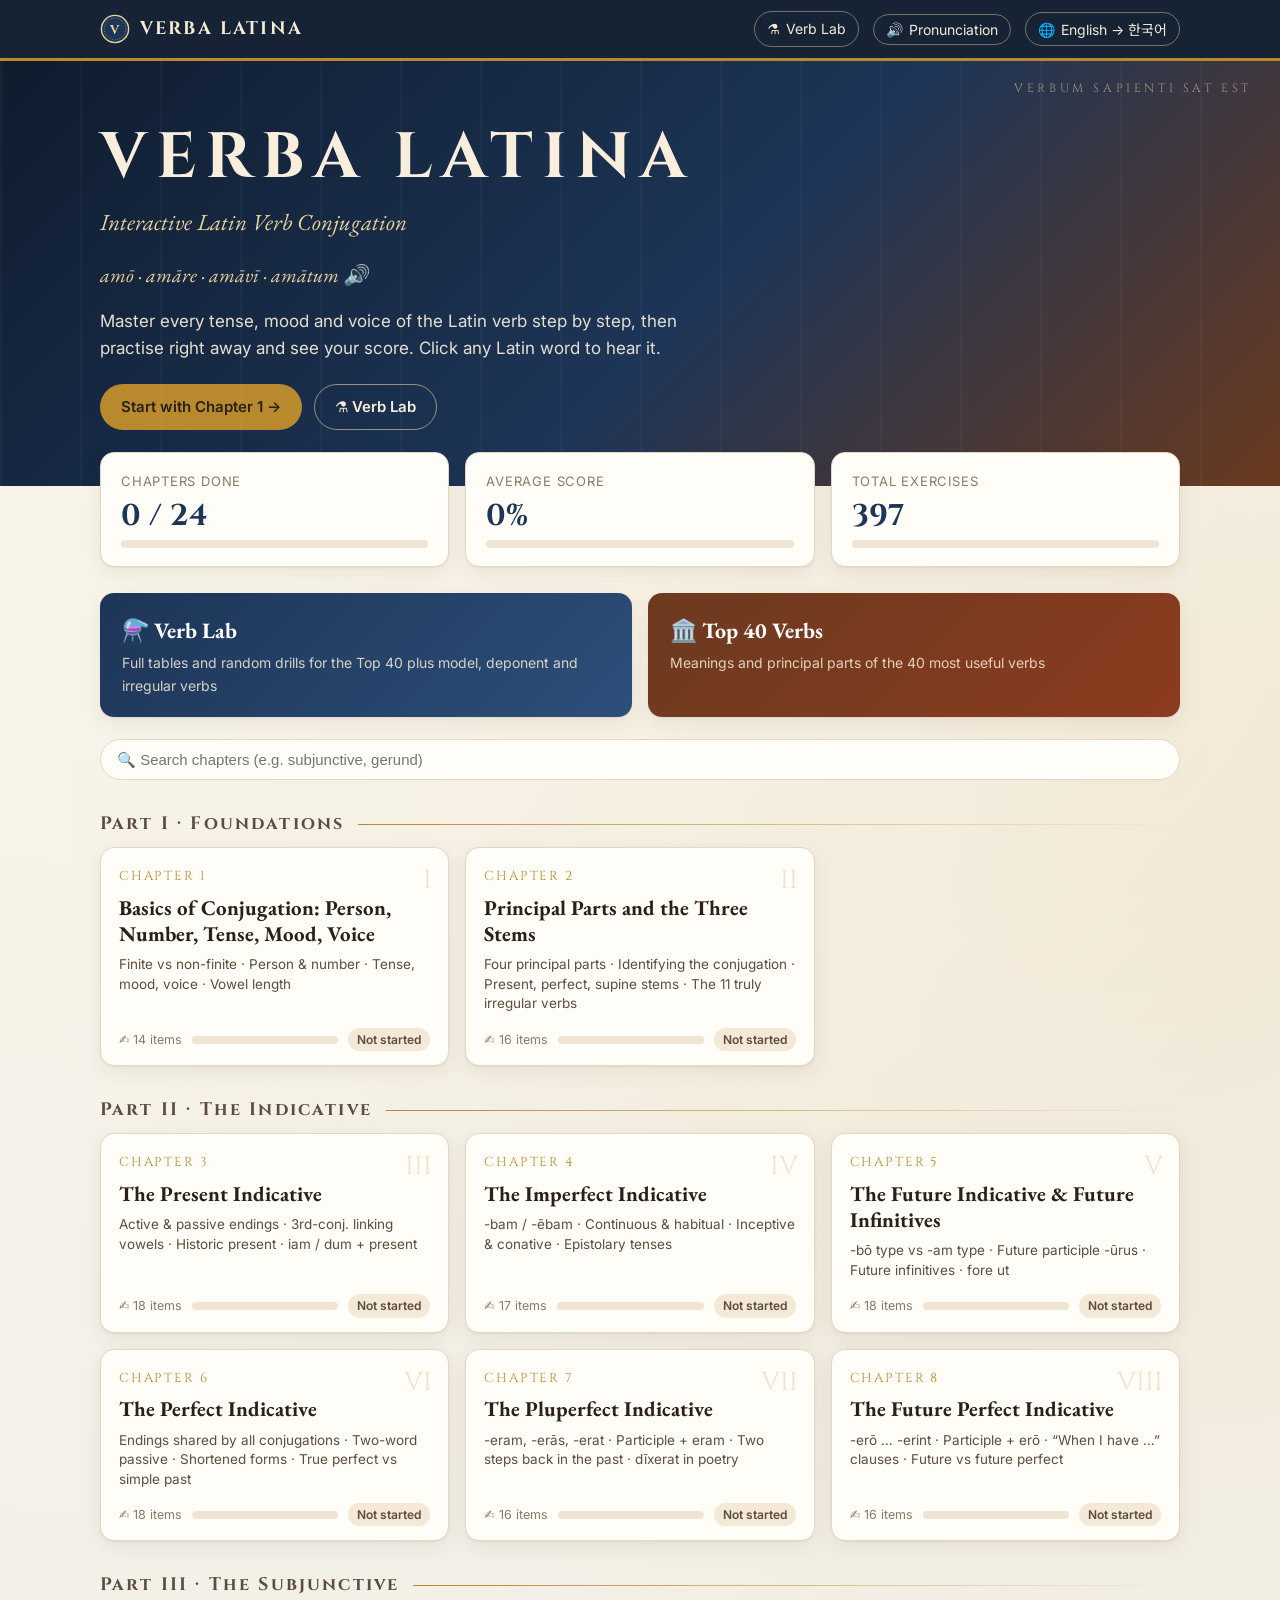
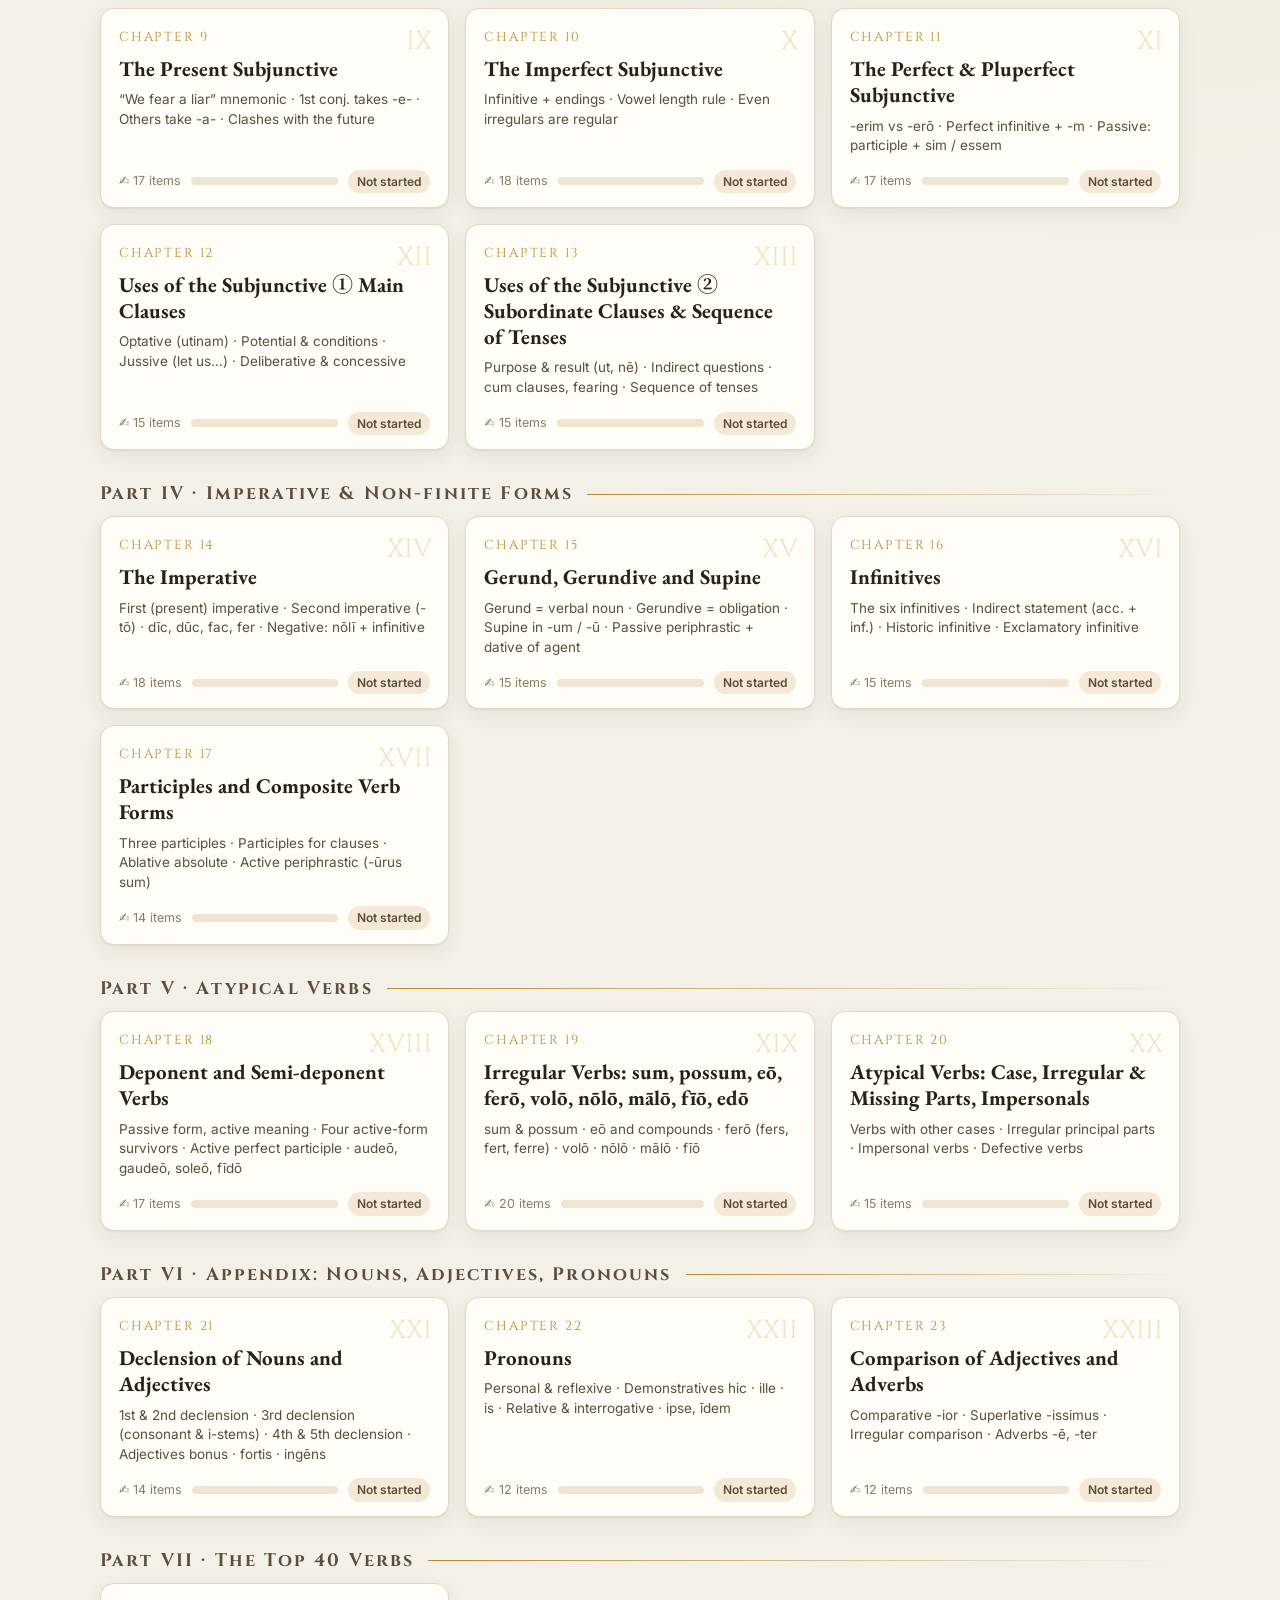
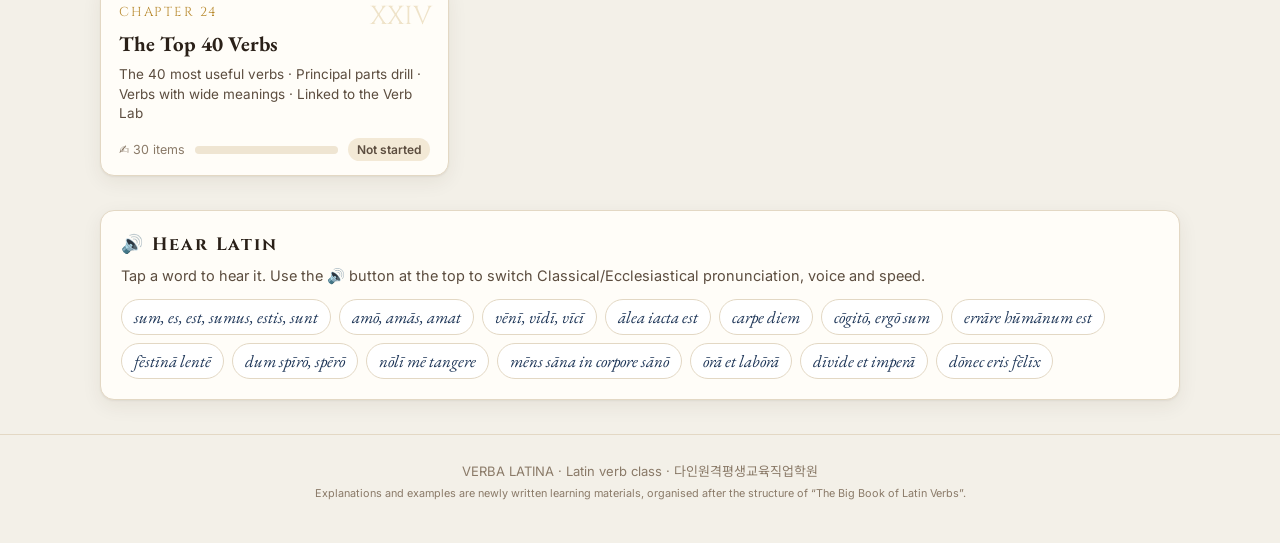
<file: index.html>
<!DOCTYPE html>
<html lang="ko">
<head>
<script src="https://yalli2.github.io/site_main_control/guard.js" data-site="latin_verb"></script><!-- smc-guard -->
<meta charset="utf-8">
<meta name="viewport" content="width=device-width,initial-scale=1">
<title>VERBA LATINA — Latin Verb Conjugation</title>
<meta name="description" content="Interactive Latin verb conjugation course: 24 chapters, conjugation tables, exercises with instant scoring, Latin audio, verb lab with the Top 40 verbs.">
<link rel="icon" href="data:image/svg+xml,<svg xmlns='http://www.w3.org/2000/svg' viewBox='0 0 64 64'><rect width='64' height='64' rx='14' fill='%231d3557'/><text x='32' y='45' text-anchor='middle' font-size='38' font-family='Georgia' fill='%23e9d29a'>V</text></svg>">
<link rel="preconnect" href="https://fonts.googleapis.com"><link rel="preconnect" href="https://fonts.gstatic.com" crossorigin>
<link href="https://fonts.googleapis.com/css2?family=Cinzel:wght@500;700&family=EB+Garamond:ital,wght@0,400;0,600;1,400;1,600&family=Inter:wght@400;600;700&family=Noto+Sans+KR:wght@400;600;700&family=Noto+Serif+KR:wght@400;600&display=swap" rel="stylesheet">
<link rel="stylesheet" href="css/style.css">
</head>
<body data-page="index">
<header class="topbar" id="topbar"></header>
<div id="app"></div>
<script src="js/tts.js"></script>
<script src="js/engine.js"></script>
<script src="data/index.js"></script>
<script src="js/app.js"></script>
<script src="dain-hide.js" defer></script>
</body>
</html>
</file>
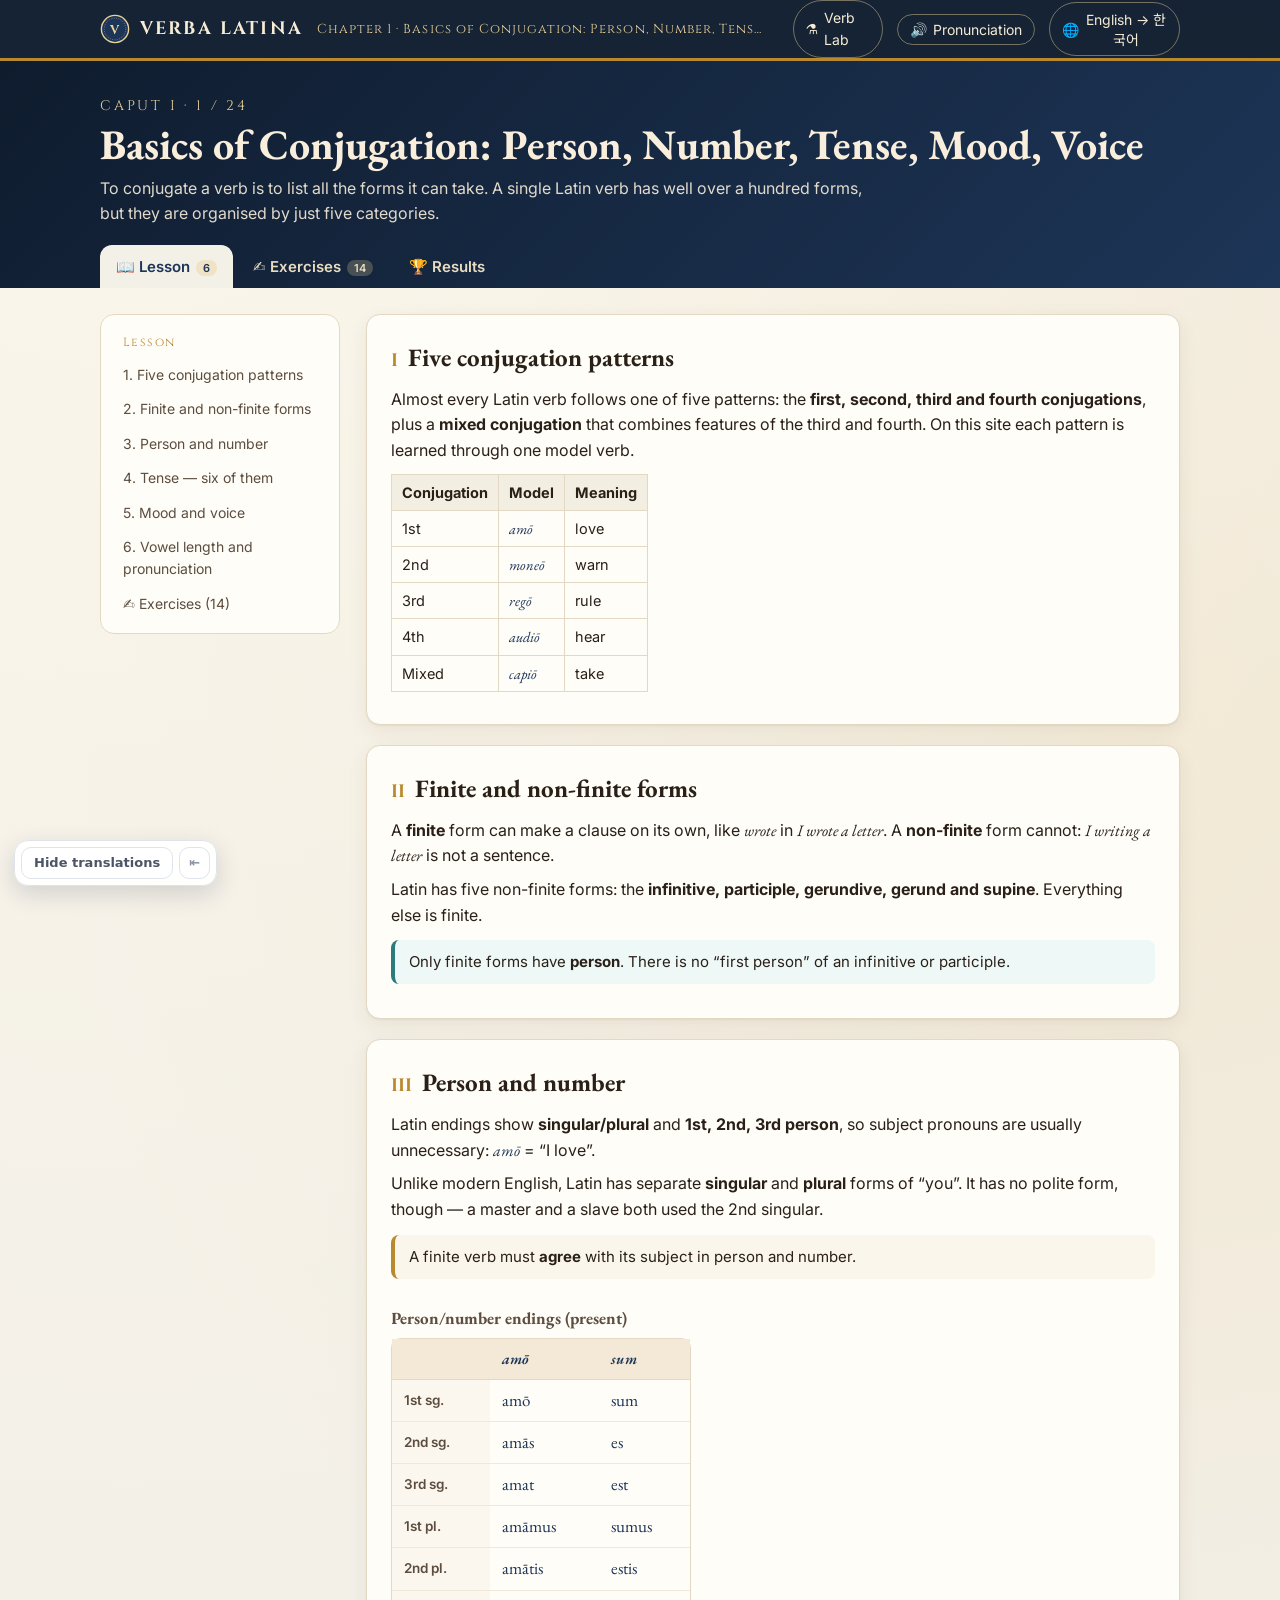
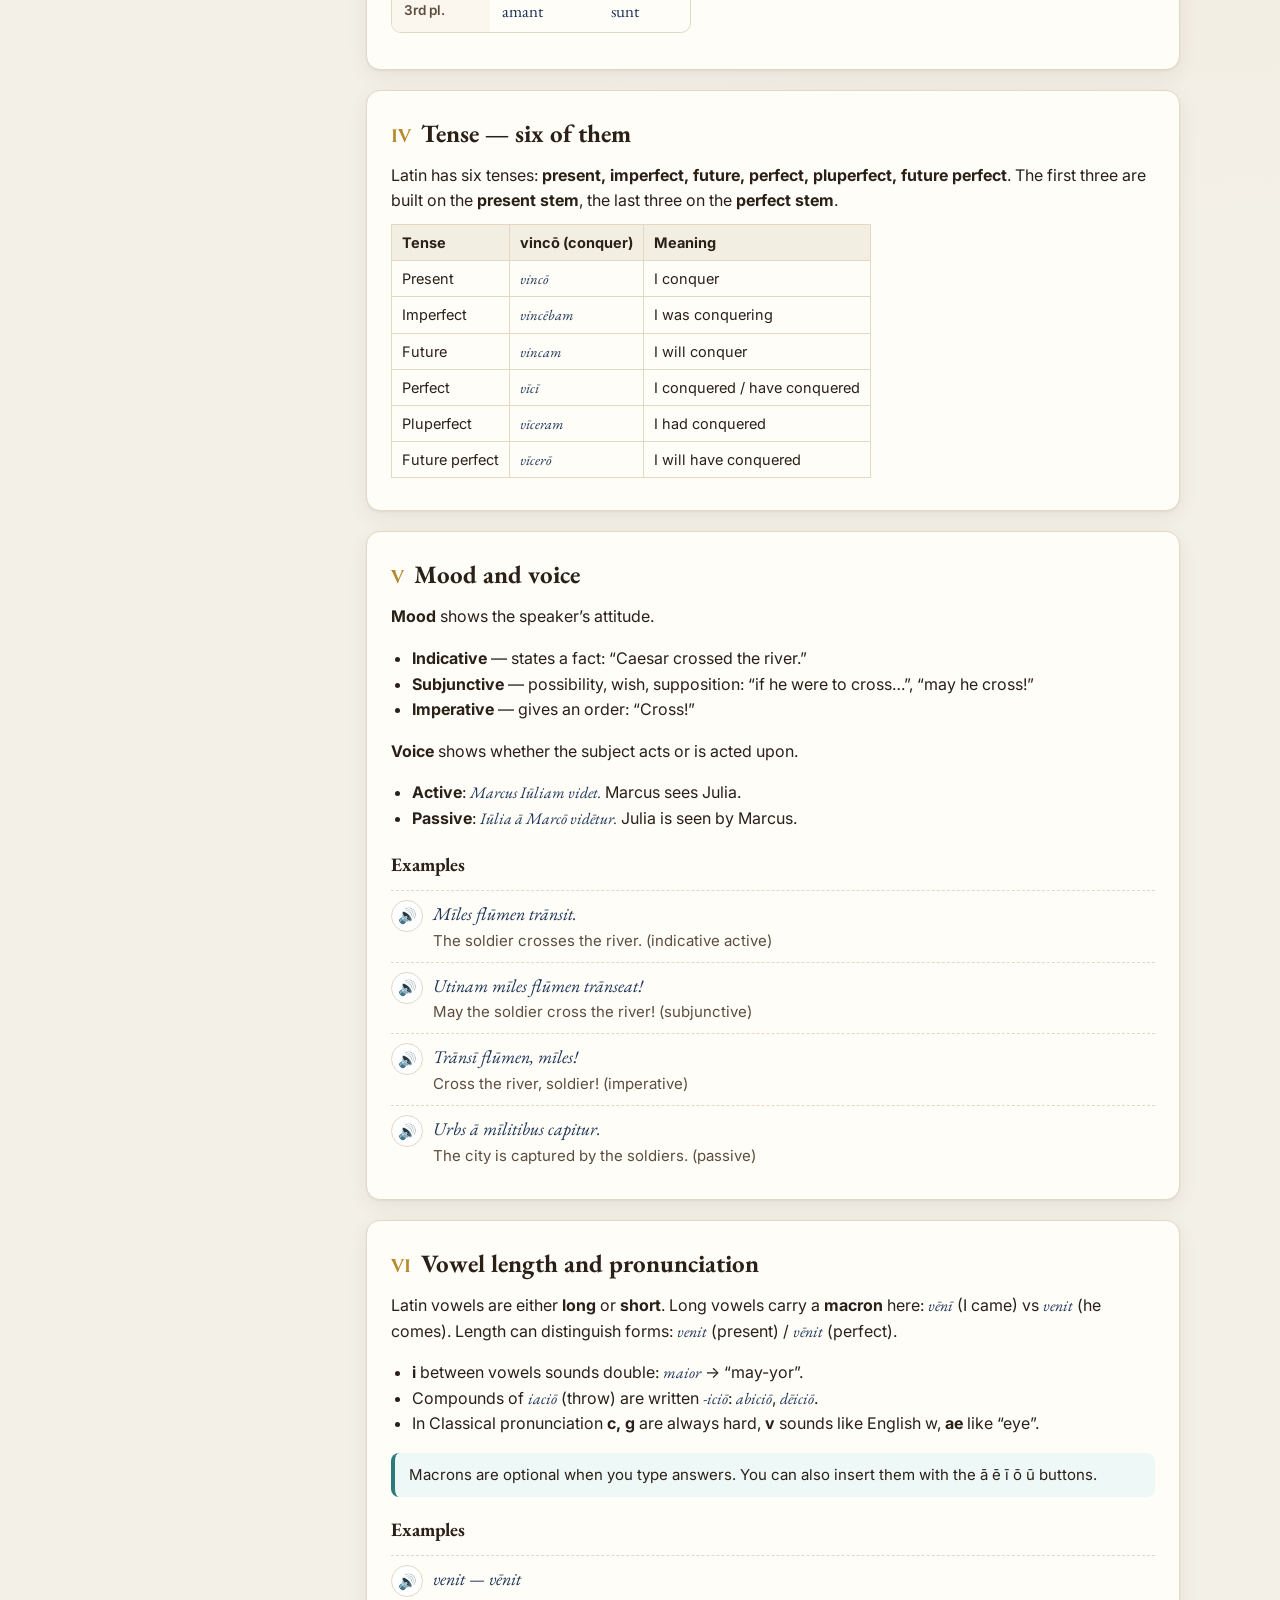
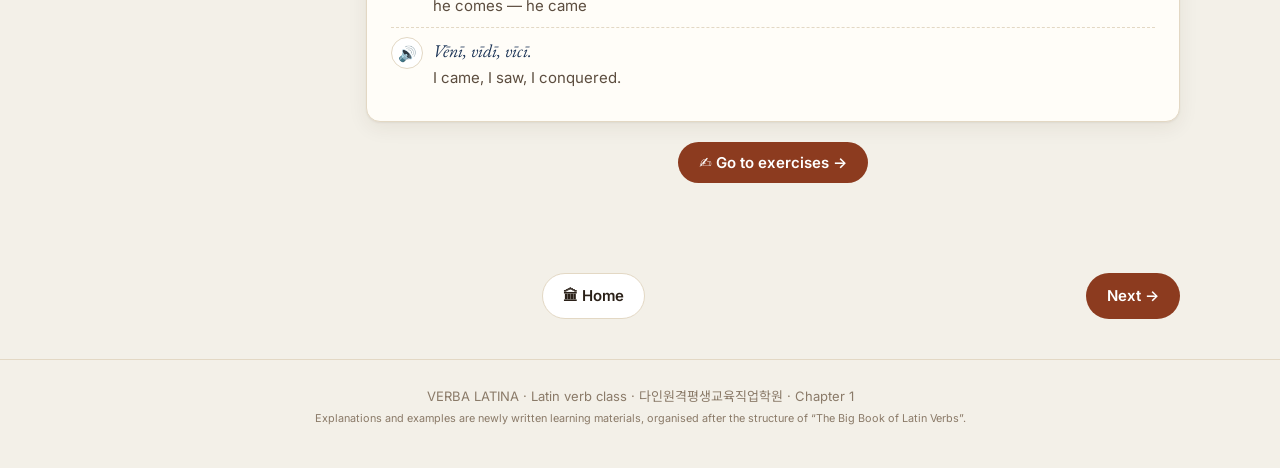
<file: chapter.html>
<!DOCTYPE html>
<html lang="ko">
<head>
<script src="https://yalli2.github.io/site_main_control/guard.js" data-site="latin_verb"></script><!-- smc-guard -->
<meta charset="utf-8">
<meta name="viewport" content="width=device-width,initial-scale=1">
<title>VERBA LATINA — Latin Verb Conjugation</title>
<meta name="description" content="Interactive Latin verb conjugation course: 24 chapters, conjugation tables, exercises with instant scoring, Latin audio, verb lab with the Top 40 verbs.">
<link rel="icon" href="data:image/svg+xml,<svg xmlns='http://www.w3.org/2000/svg' viewBox='0 0 64 64'><rect width='64' height='64' rx='14' fill='%231d3557'/><text x='32' y='45' text-anchor='middle' font-size='38' font-family='Georgia' fill='%23e9d29a'>V</text></svg>">
<link rel="preconnect" href="https://fonts.googleapis.com"><link rel="preconnect" href="https://fonts.gstatic.com" crossorigin>
<link href="https://fonts.googleapis.com/css2?family=Cinzel:wght@500;700&family=EB+Garamond:ital,wght@0,400;0,600;1,400;1,600&family=Inter:wght@400;600;700&family=Noto+Sans+KR:wght@400;600;700&family=Noto+Serif+KR:wght@400;600&display=swap" rel="stylesheet">
<link rel="stylesheet" href="css/style.css">
</head>
<body data-page="chapter">
<header class="topbar" id="topbar"></header>
<div id="app"></div>
<script src="js/tts.js"></script>
<script src="js/engine.js"></script>
<script src="data/index.js"></script>
<script src="js/app.js"></script>
<script src="dain-hide.js" defer></script>
</body>
</html>
</file>
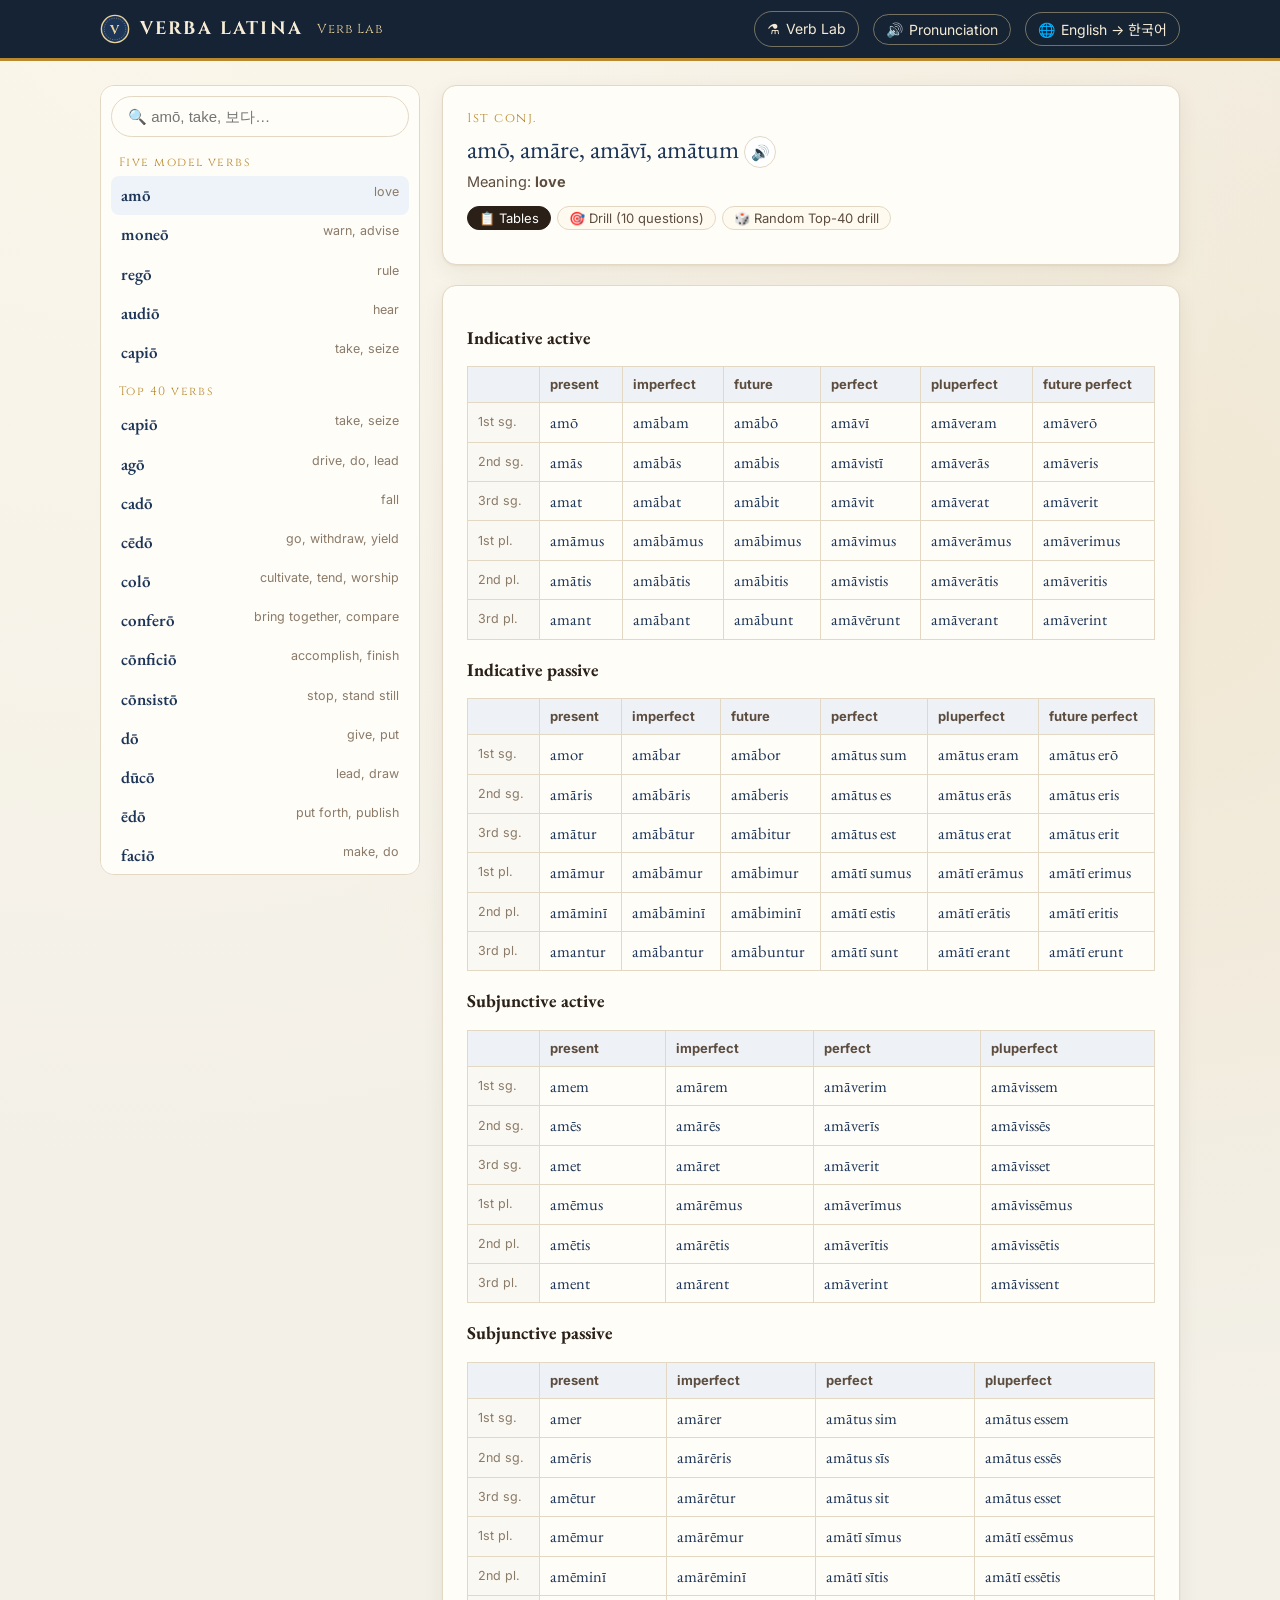
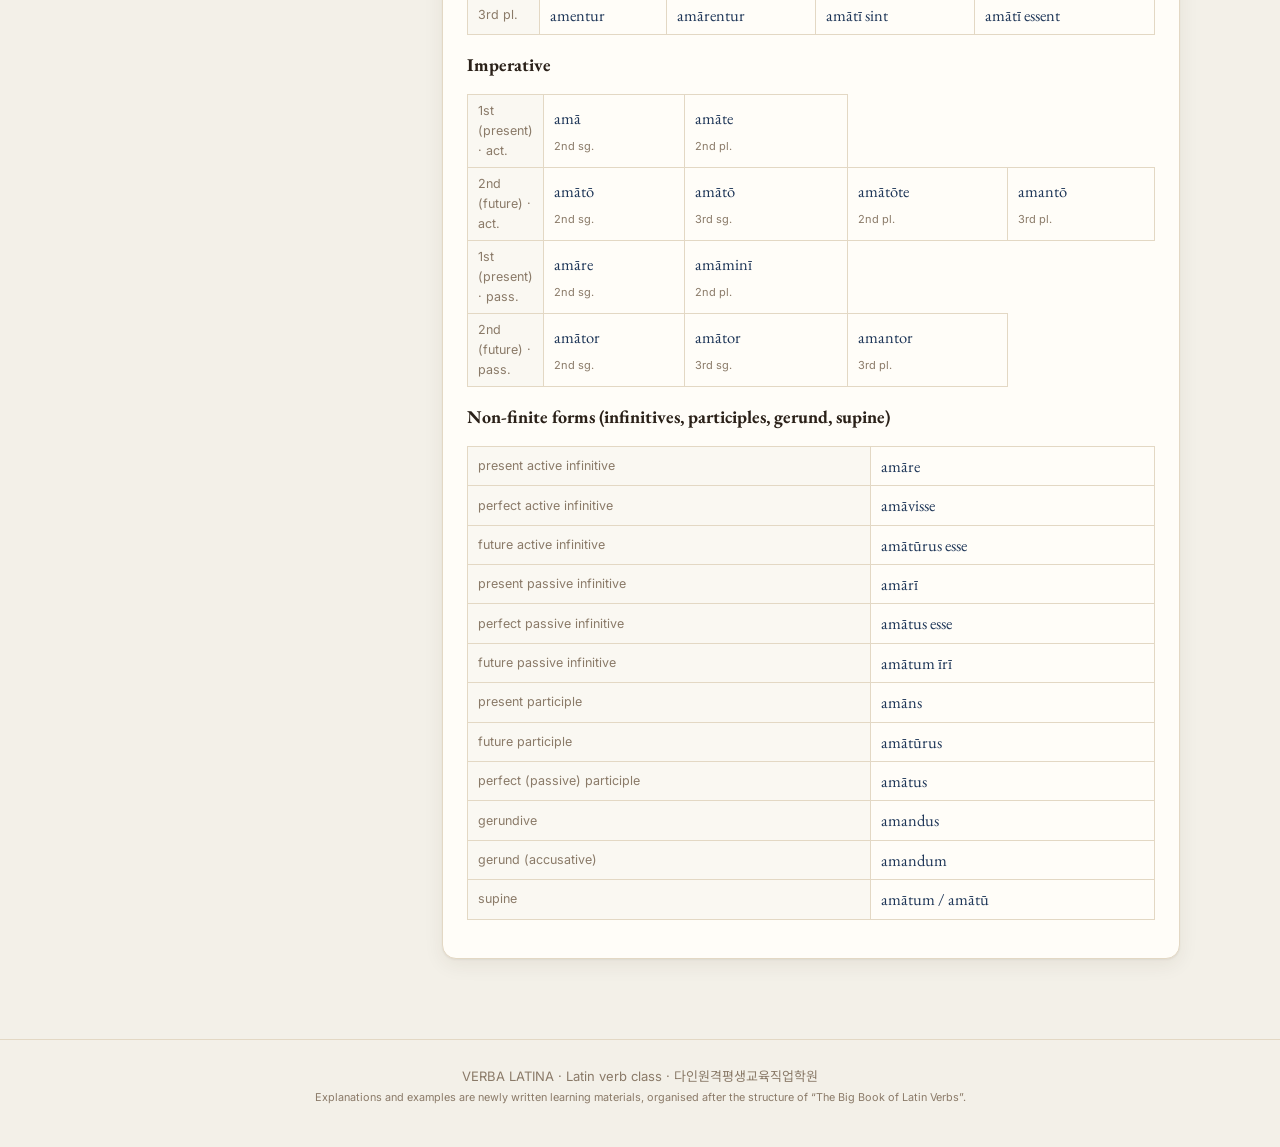
<file: lab.html>
<!DOCTYPE html>
<html lang="ko">
<head>
<script src="https://yalli2.github.io/site_main_control/guard.js" data-site="latin_verb"></script><!-- smc-guard -->
<meta charset="utf-8">
<meta name="viewport" content="width=device-width,initial-scale=1">
<title>VERBA LATINA — Latin Verb Conjugation</title>
<meta name="description" content="Interactive Latin verb conjugation course: 24 chapters, conjugation tables, exercises with instant scoring, Latin audio, verb lab with the Top 40 verbs.">
<link rel="icon" href="data:image/svg+xml,<svg xmlns='http://www.w3.org/2000/svg' viewBox='0 0 64 64'><rect width='64' height='64' rx='14' fill='%231d3557'/><text x='32' y='45' text-anchor='middle' font-size='38' font-family='Georgia' fill='%23e9d29a'>V</text></svg>">
<link rel="preconnect" href="https://fonts.googleapis.com"><link rel="preconnect" href="https://fonts.gstatic.com" crossorigin>
<link href="https://fonts.googleapis.com/css2?family=Cinzel:wght@500;700&family=EB+Garamond:ital,wght@0,400;0,600;1,400;1,600&family=Inter:wght@400;600;700&family=Noto+Sans+KR:wght@400;600;700&family=Noto+Serif+KR:wght@400;600&display=swap" rel="stylesheet">
<link rel="stylesheet" href="css/style.css">
</head>
<body data-page="lab">
<header class="topbar" id="topbar"></header>
<div id="app"></div>
<script src="js/tts.js"></script>
<script src="js/engine.js"></script>

<script src="js/app.js"></script>
<script src="dain-hide.js" defer></script>
</body>
</html>
</file>
<file: css/style.css>
:root{
  --ink:#2a2018; --ink2:#5c4d3f; --muted:#8a7a68; --bg:#f3f0e8; --paper:#fffdf8; --line:#e3d8c4;
  --red:#8c3b1f; --red2:#1d3557; --gold:#b8892d; --gold2:#e9d29a; --green:#2f7d4f; --green-bg:#e6f3ea;
  --bad:#b23a2b; --bad-bg:#fbe9e6; --warn:#a8741a; --warn-bg:#fbf1dc; --blue:#2c5b86;
  --shadow:0 1px 2px rgba(60,40,20,.06),0 6px 20px rgba(60,40,20,.07); --r:14px;
  --serif:'EB Garamond','Noto Serif KR','Noto Serif SC','Noto Serif JP',Georgia,serif;
  --sans:'Inter','Noto Sans KR','Noto Sans SC','Noto Sans JP',system-ui,-apple-system,sans-serif;
  --cap:'Cinzel','EB Garamond',serif;
}
*{box-sizing:border-box}
html{scroll-behavior:smooth}
body{margin:0;background:var(--bg);color:var(--ink);font-family:var(--sans);font-size:16px;line-height:1.6;
  background-image:radial-gradient(circle at 10% 0%,#fbf6ea 0,transparent 40%),radial-gradient(circle at 90% 20%,#f1e7d3 0,transparent 35%)}
a{color:var(--red);text-decoration:none} a:hover{text-decoration:underline}
button{font-family:inherit;cursor:pointer}
.la{font-family:var(--serif);font-style:italic;color:var(--red2)}
.wrap{max-width:1120px;margin:0 auto;padding:0 20px}

/* ---------- top bar ---------- */
.topbar{position:sticky;top:0;z-index:50;background:rgba(15,28,46,.97);color:#f6ecd6;border-bottom:3px solid var(--gold);backdrop-filter:blur(6px)}
.topbar .wrap{display:flex;align-items:center;gap:14px;height:58px}
.brand{display:flex;align-items:center;gap:10px;color:#f6ecd6;font-family:var(--cap);font-weight:700;letter-spacing:.12em;font-size:18px;white-space:nowrap}
.brand:hover{text-decoration:none}
.brand .laurel{width:30px;height:30px}
.topbar .crumbs{font-family:var(--cap);font-size:13px;letter-spacing:.08em;color:var(--gold2);overflow:hidden;text-overflow:ellipsis;white-space:nowrap}
.spacer{flex:1}
.tb-btn{background:transparent;border:1px solid rgba(233,210,154,.45);color:#f6ecd6;border-radius:999px;padding:6px 12px;font-size:14px;display:flex;align-items:center;gap:6px}
.tb-btn:hover{background:rgba(233,210,154,.15)}
.dropdown{position:relative}
.menu{position:absolute;right:0;top:calc(100% + 8px);background:var(--paper);color:var(--ink);border:1px solid var(--line);border-radius:12px;box-shadow:var(--shadow);min-width:200px;padding:6px;display:none;max-height:70vh;overflow:auto}
.menu.open{display:block}
.menu button{display:block;width:100%;text-align:left;border:0;background:none;padding:8px 12px;border-radius:8px;font-size:15px;color:var(--ink)}
.menu button:hover,.menu button.on{background:#f3e9d6}
.menu button.on{font-weight:700;color:var(--red)}
.audio-panel{padding:12px;min-width:290px}
.audio-panel label{display:block;font-size:13px;color:var(--muted);margin:8px 0 4px}
.audio-panel select,.audio-panel input[type=range]{width:100%}
.audio-panel select{padding:7px;border-radius:8px;border:1px solid var(--line);background:#fff;font-size:14px}
.audio-panel .note{font-size:12px;color:var(--ink2);margin-top:10px;line-height:1.45;background:#f8f1e3;border-radius:8px;padding:8px}
.seg{display:flex;border:1px solid var(--line);border-radius:10px;overflow:hidden}
.seg button{flex:1;white-space:nowrap;border:0;background:#fff;padding:7px 6px;font-size:13px;text-align:center;border-radius:0}
.seg button.on{background:var(--red);color:#fff;font-weight:600}

/* ---------- hero ---------- */
.hero{position:relative;overflow:hidden;background:linear-gradient(135deg,#0f1c2e 0%,#1d3557 55%,#6b3a1f 100%);color:#f8eedb;padding:64px 0 56px}
.hero:after{content:"";position:absolute;inset:0;background:repeating-linear-gradient(90deg,rgba(255,255,255,.03) 0 2px,transparent 2px 80px);pointer-events:none}
.hero h1{font-family:var(--cap);font-size:clamp(38px,6vw,64px);letter-spacing:.14em;margin:0;line-height:1.05}
.hero .sub{font-family:var(--serif);font-size:clamp(18px,2.2vw,23px);color:var(--gold2);margin:12px 0 18px;font-style:italic}
.hero p{max-width:640px;font-size:17px;opacity:.92}
.hero .motto{position:absolute;right:28px;top:18px;font-family:var(--cap);letter-spacing:.3em;font-size:12px;color:rgba(233,210,154,.6)}
.hero-cta{display:flex;gap:12px;flex-wrap:wrap;margin-top:22px}
.btn{display:inline-flex;align-items:center;gap:8px;border-radius:999px;padding:10px 20px;font-weight:600;border:1px solid transparent;font-size:15px;transition:.15s}
.btn:hover{text-decoration:none;transform:translateY(-1px)}
.btn-gold{background:var(--gold);color:#2a2018}
.btn-ghost{border-color:rgba(233,210,154,.6);color:#f8eedb}
.btn-red{background:var(--red);color:#fff}
.btn-line{background:#fff;border-color:var(--line);color:var(--ink)}
.btn-sm{padding:6px 14px;font-size:14px}

/* ---------- stats ---------- */
.stats{display:grid;grid-template-columns:repeat(3,1fr);gap:16px;margin:-34px 0 26px;position:relative;z-index:2}
.stat{background:var(--paper);border:1px solid var(--line);border-radius:var(--r);padding:18px 20px;box-shadow:var(--shadow)}
.stat .k{font-size:13px;color:var(--muted);text-transform:uppercase;letter-spacing:.06em}
.stat .v{font-family:var(--cap);font-size:30px;font-weight:700;color:var(--red2)}
.bar{height:8px;background:#efe5d2;border-radius:99px;overflow:hidden}
.bar i{display:block;height:100%;background:linear-gradient(90deg,var(--gold),var(--red));border-radius:99px;transition:width .4s}

/* ---------- unit grid ---------- */
.toolbar{display:flex;gap:12px;align-items:center;margin:8px 0 6px;flex-wrap:wrap}
.search{flex:1;min-width:220px;padding:11px 16px;border-radius:999px;border:1px solid var(--line);background:var(--paper);font-size:15px}
.part{margin:30px 0 8px;display:flex;align-items:center;gap:14px}
.part h2{font-family:var(--cap);font-size:18px;letter-spacing:.12em;margin:0;color:var(--ink2);white-space:nowrap}
.part:after{content:"";flex:1;height:1px;background:linear-gradient(90deg,var(--gold),transparent)}
.grid{display:grid;grid-template-columns:repeat(auto-fill,minmax(310px,1fr));gap:16px}
.ucard{background:var(--paper);border:1px solid var(--line);border-radius:var(--r);padding:18px 18px 14px;box-shadow:var(--shadow);display:flex;flex-direction:column;gap:8px;color:var(--ink);transition:.15s;position:relative}
.ucard:hover{text-decoration:none;transform:translateY(-2px);border-color:var(--gold)}
.ucard .num{font-family:var(--cap);font-size:13px;letter-spacing:.14em;color:var(--gold)}
.ucard .roman{position:absolute;right:16px;top:12px;font-family:var(--cap);font-size:26px;color:#efe3c9}
.ucard h3{margin:0;font-family:var(--serif);font-size:21px;line-height:1.25;color:var(--ink)}
.ucard .topics{font-size:13.5px;color:var(--ink2);line-height:1.45}
.ucard .meta{display:flex;gap:10px;align-items:center;font-size:12.5px;color:var(--muted);margin-top:auto;padding-top:6px}
.ucard .meta .bar{flex:1}
.pill{display:inline-block;padding:2px 9px;border-radius:99px;background:#f3e9d6;color:var(--ink2);font-size:12px;font-weight:600}
.pill.done{background:var(--green-bg);color:var(--green)}

/* pronunciation box */
.pronbox{background:var(--paper);border:1px solid var(--line);border-radius:var(--r);padding:20px;margin:34px 0;box-shadow:var(--shadow)}
.pronbox h2{font-family:var(--cap);letter-spacing:.1em;font-size:18px;margin:0 0 4px}
.chips{display:flex;flex-wrap:wrap;gap:8px;margin-top:12px}
.chip{border:1px solid var(--line);background:#fff;border-radius:999px;padding:6px 12px;font-family:var(--serif);font-style:italic;font-size:17px;color:var(--red2)}
.chip:hover{background:#fbf3e3;border-color:var(--gold)}
.chip small{font-style:normal;font-family:var(--sans);color:var(--muted);font-size:12px;margin-left:6px}

/* ---------- unit page ---------- */
.uhead{background:linear-gradient(135deg,#0f1c2e,#1d3557);color:#f8eedb;padding:34px 0 0}
.uhead .num{font-family:var(--cap);letter-spacing:.2em;color:var(--gold2);font-size:14px}
.uhead h1{font-family:var(--serif);font-size:clamp(28px,4vw,42px);margin:4px 0 6px;line-height:1.15}
.uhead p{opacity:.9;max-width:780px;margin:0 0 18px}
.tabs{display:flex;gap:4px;overflow-x:auto;scrollbar-width:none}
.tabs button{background:transparent;border:0;color:#e9dcc0;padding:12px 16px;font-size:15px;font-weight:600;border-radius:12px 12px 0 0;white-space:nowrap}
.tabs button.on{background:var(--bg);color:var(--red2)}
.tabs button .cnt{font-size:11px;background:rgba(233,210,154,.25);padding:1px 7px;border-radius:99px;margin-left:6px}
.tabs button.on .cnt{background:#f0e2c5}
.layout{display:grid;grid-template-columns:240px 1fr;gap:26px;margin:26px auto 60px}
.toc{position:sticky;top:78px;align-self:start;background:var(--paper);border:1px solid var(--line);border-radius:var(--r);padding:12px;font-size:14px;max-height:calc(100vh - 100px);overflow:auto}
.toc a{display:block;padding:6px 10px;border-radius:8px;color:var(--ink2)}
.toc a:hover{background:#f6eddc;text-decoration:none}
.toc .h{font-family:var(--cap);font-size:12px;letter-spacing:.12em;color:var(--gold);padding:6px 10px}
.card{background:var(--paper);border:1px solid var(--line);border-radius:var(--r);padding:22px 24px;box-shadow:var(--shadow);margin-bottom:20px}
.card h2{font-family:var(--serif);font-size:25px;margin:0 0 10px;color:var(--ink);display:flex;align-items:baseline;gap:10px}
.card h2 .n{font-family:var(--cap);color:var(--gold);font-size:18px}
.card h3{font-family:var(--serif);font-size:19px;margin:18px 0 8px}
.gbody p{margin:.5em 0}.gbody ul{padding-left:1.3em}
.gbody .la,.gbody i{font-family:var(--serif)}
.tablewrap{overflow-x:auto;margin:14px 0}
table.para{border-collapse:separate;border-spacing:0;min-width:300px;font-size:15px;border:1px solid var(--line);border-radius:10px;overflow:hidden}
table.para caption{caption-side:top;text-align:left;font-weight:700;padding:0 0 6px;color:var(--ink2);font-family:var(--serif);font-size:17px}
table.para th{background:#f3e9d6;color:var(--ink2);font-weight:600;padding:8px 12px;text-align:left;font-size:13.5px;border-bottom:1px solid var(--line)}
table.para td{padding:7px 12px;border-bottom:1px solid #f0e8d8}
table.para tr:last-child td{border-bottom:0}
table.para td:first-child{color:var(--ink2);font-weight:600;font-size:13.5px;background:#fbf7ee}
table.para td.sp{font-family:var(--serif);font-size:17px;color:var(--red2);cursor:pointer}
table.para td.sp:hover{background:#fbf0dc}
.examples{list-style:none;padding:0;margin:10px 0 0}
.examples li{display:flex;gap:10px;align-items:flex-start;padding:9px 0;border-top:1px dashed var(--line)}
.examples .ltxt{font-family:var(--serif);font-size:18px;color:var(--red2);font-style:italic}
.examples .tr{color:var(--ink2);font-size:15px}
.spk{flex:none;width:32px;height:32px;border-radius:50%;border:1px solid var(--line);background:#fff;display:inline-flex;align-items:center;justify-content:center;color:var(--red);font-size:15px;padding:0}
.spk:hover{background:var(--red);color:#fff;border-color:var(--red)}
.spk.slow{font-size:11px;font-weight:700;width:auto;padding:0 9px;border-radius:99px}
.spk.playing{animation:pulse 1s infinite}
@keyframes pulse{50%{box-shadow:0 0 0 6px rgba(155,45,32,.15)}}
.notice{background:#fbf3e2;border:1px solid var(--gold2);border-radius:10px;padding:10px 14px;font-size:14px;color:var(--ink2);margin-bottom:16px}
.culture{background:linear-gradient(135deg,#fffaf0,#f7ecd7);border-left:4px solid var(--gold)}

/* vocab */
.vtools{display:flex;gap:8px;margin-bottom:12px;flex-wrap:wrap}
.vlist{display:grid;grid-template-columns:repeat(auto-fill,minmax(260px,1fr));gap:8px}
.vitem{display:flex;gap:10px;align-items:center;padding:9px 12px;border:1px solid var(--line);border-radius:10px;background:#fff}
.vitem .lw{font-family:var(--serif);font-size:17px;color:var(--red2)}
.vitem .m{font-size:14px;color:var(--ink2)}
.fc-wrap{display:flex;flex-direction:column;align-items:center;gap:14px}
.fc{width:min(440px,100%);height:240px;perspective:1000px;cursor:pointer}
.fc-in{position:relative;width:100%;height:100%;transition:transform .5s;transform-style:preserve-3d}
.fc.flip .fc-in{transform:rotateY(180deg)}
.fc-f,.fc-b{position:absolute;inset:0;backface-visibility:hidden;border-radius:18px;display:flex;flex-direction:column;align-items:center;justify-content:center;padding:20px;text-align:center;box-shadow:var(--shadow)}
.fc-f{background:linear-gradient(135deg,#fffdf8,#f4e7cc);border:1px solid var(--gold2)}
.fc-f .lw{font-family:var(--serif);font-size:32px;color:var(--red2);font-style:italic}
.fc-b{background:var(--red2);color:#fff;transform:rotateY(180deg);font-size:24px}
.fc-nav{display:flex;gap:10px;align-items:center}

/* exercises */
.ex-head{display:flex;justify-content:space-between;align-items:center;gap:12px;flex-wrap:wrap;margin-bottom:6px}
.ex-score{font-family:var(--cap);font-weight:700;color:var(--red2);font-size:18px}
.instr{color:var(--ink2);font-size:14.5px;margin:0 0 12px}
.item{border:1px solid var(--line);border-radius:12px;padding:14px 16px;margin:12px 0;background:#fff;transition:border-color .2s}
.item.ok{border-color:#9fd0b0;background:#fbfffc}
.item.no{border-color:#e7b2aa;background:#fffbfa}
.item.half{border-color:#e9cf96;background:#fffdf6}
.item .top{display:flex;gap:10px;align-items:flex-start}
.item .no-badge{flex:none;font-family:var(--cap);font-weight:700;background:#f3e9d6;color:var(--ink2);border-radius:8px;padding:2px 8px;font-size:14px;margin-top:3px}
.item .latin{flex:1;font-family:var(--serif);font-size:19.5px;line-height:1.5;color:var(--ink);white-space:pre-line}
.item .latin .w{cursor:pointer;border-radius:4px}
.item .latin .w:hover{background:#fbeccb}
.item .src{font-size:12.5px;color:var(--muted);margin-top:2px;font-style:italic}
.item .acts{display:flex;gap:6px;flex:none}
.tools{display:flex;gap:6px;flex-wrap:wrap;margin:10px 0 0}
.mini{border:1px solid var(--line);background:#fffaf0;border-radius:99px;padding:3px 11px;font-size:13px;color:var(--ink2)}
.mini:hover{border-color:var(--gold)}
.mini.on{background:var(--ink);color:#fff;border-color:var(--ink)}
.reveal{margin-top:8px;padding:8px 12px;background:#faf4e7;border-radius:8px;font-size:14px;color:var(--ink2)}
.gloss{display:flex;flex-wrap:wrap;gap:6px}
.gloss span{background:#fff;border:1px solid var(--line);border-radius:6px;padding:2px 8px;font-size:13.5px}
.gloss b{font-family:var(--serif);color:var(--red2);font-weight:600;font-style:italic}
.opts{display:grid;gap:8px;margin-top:12px}
.opt{display:flex;gap:10px;align-items:flex-start;text-align:left;border:1px solid var(--line);background:#fffdf9;border-radius:10px;padding:10px 12px;font-size:15px;color:var(--ink);line-height:1.45}
.opt:hover:not([disabled]){border-color:var(--gold);background:#fff8ea}
.opt .l{flex:none;width:24px;height:24px;border-radius:50%;background:#f3e9d6;display:flex;align-items:center;justify-content:center;font-weight:700;font-size:13px;color:var(--ink2)}
.opt.right{border-color:var(--green);background:var(--green-bg)}
.opt.right .l{background:var(--green);color:#fff}
.opt.wrong{border-color:var(--bad);background:var(--bad-bg)}
.opt.wrong .l{background:var(--bad);color:#fff}
.opt[disabled]{cursor:default}
textarea.tr-in,input.fill-in{width:100%;border:1px solid var(--line);border-radius:10px;padding:10px 12px;font-size:15px;font-family:inherit;background:#fffdf9;margin-top:12px}
textarea.tr-in{min-height:70px;resize:vertical}
textarea:focus,input:focus{outline:2px solid var(--gold2);border-color:var(--gold)}
.wrow{display:flex;gap:8px;margin-top:8px;flex-wrap:wrap}
.fb{margin-top:10px;border-radius:10px;padding:10px 14px;font-size:14.5px}
.fb.ok{background:var(--green-bg);color:#1f5c38}
.fb.no{background:var(--bad-bg);color:#7d2419}
.fb.half{background:var(--warn-bg);color:#6e4a0d}
.fb .model{margin-top:6px;color:var(--ink)}
.fb .model b{font-weight:700}
.kw{display:inline-block;border-radius:6px;padding:1px 8px;margin:3px 4px 0 0;font-size:13px}
.kw.y{background:#cfe9d7;color:#1f5c38}.kw.n{background:#f6d3cd;color:#7d2419}
.fillgrid{display:grid;grid-template-columns:repeat(auto-fill,minmax(300px,1fr));gap:10px}
.fillitem{border:1px solid var(--line);border-radius:12px;padding:12px 14px;background:#fff}
.fillitem .p{display:flex;justify-content:space-between;align-items:center;gap:8px}
.fillitem .p .lw{font-family:var(--serif);font-size:18px;color:var(--red2)}
.fillitem input.fill-in{margin-top:8px}
.fillitem.ok{border-color:#9fd0b0;background:#fbfffc}.fillitem.no{border-color:#e7b2aa;background:#fffbfa}
.fillitem .ans{font-size:13px;margin-top:6px;color:var(--ink2)}
.qnum{font-family:var(--cap);color:var(--gold);font-weight:700;margin-right:6px}
.qtext{font-size:16.5px;font-weight:600}
.explain{margin-top:8px;font-size:14px;color:var(--ink2);background:#faf4e7;border-radius:8px;padding:8px 12px}

/* results */
.ring{width:150px;height:150px;border-radius:50%;display:grid;place-items:center;margin:6px auto 10px;background:conic-gradient(var(--red) calc(var(--p)*1%),#efe5d2 0)}
.ring>div{width:118px;height:118px;border-radius:50%;background:var(--paper);display:grid;place-items:center;font-family:var(--cap);font-size:30px;font-weight:700;color:var(--red2)}
.rtable{width:100%;border-collapse:collapse;font-size:15px}
.rtable td,.rtable th{padding:10px 8px;border-bottom:1px solid var(--line);text-align:left}
.rtable td.num{text-align:right;font-variant-numeric:tabular-nums;white-space:nowrap}
.unav{display:flex;justify-content:space-between;gap:12px;margin:10px 0 40px}
.footer{border-top:1px solid var(--line);padding:26px 0 40px;color:var(--muted);font-size:13px;text-align:center}
.toast{position:fixed;left:50%;bottom:24px;transform:translateX(-50%) translateY(40px);background:var(--ink);color:#fff;padding:10px 18px;border-radius:99px;opacity:0;transition:.25s;z-index:99;font-size:14px}
.toast.show{opacity:1;transform:translateX(-50%)}
.hidden{display:none!important}

@media (max-width:860px){
  .layout{grid-template-columns:1fr}
  .toc{display:none}
  .stats{grid-template-columns:1fr;margin-top:-26px}
  .topbar .crumbs{display:none}
  .card{padding:18px 16px}
  .tb-btn .lbl{display:none}
}
@media print{
  .topbar,.tabs,.toc,.unav,.tools,.acts,.spk{display:none!important}
  .layout{display:block}
  body{background:#fff}
}

/* ===== VERBA additions ===== */
.hero .pp{font-family:var(--serif);font-style:italic;color:var(--gold2);font-size:20px;margin-top:6px}
.ucard .ch{font-size:12px;color:var(--muted)}
.lab-cta{display:grid;grid-template-columns:1fr 1fr;gap:16px;margin:22px 0}
.lab-cta a{display:block;background:linear-gradient(135deg,#1d3557,#2d4f7a);color:#f6ecd6;border-radius:var(--r);padding:20px 22px;box-shadow:var(--shadow)}
.lab-cta a:hover{text-decoration:none;transform:translateY(-2px)}
.lab-cta a h3{margin:0 0 4px;font-family:var(--serif);font-size:22px;color:#fff}
.lab-cta a p{margin:0;font-size:14px;opacity:.85}
.lab-cta a.alt{background:linear-gradient(135deg,#6b3a1f,#8c3b1f)}
table.para td.sp small{color:var(--muted);font-family:var(--sans);font-style:normal;font-size:11px}
table.para th.vh{font-family:var(--serif);font-style:italic;font-size:15px;color:var(--red2)}
.paragrid{display:grid;grid-template-columns:repeat(auto-fit,minmax(300px,1fr));gap:14px}
.box{border-left:4px solid var(--gold);background:#faf6ec;border-radius:8px;padding:10px 14px;margin:12px 0;font-size:15px}
.box.tip{border-color:#2c7a7b;background:#eef8f7}
.box.warn{border-color:var(--bad);background:#fdf1ef}
.gbody table.mini-t{border-collapse:collapse;margin:10px 0;font-size:14.5px}
.gbody table.mini-t td,.gbody table.mini-t th{border:1px solid var(--line);padding:6px 10px;text-align:left}
.gbody table.mini-t th{background:#f3eee2}
.gbody .la{cursor:pointer}
.gbody .la:hover{background:#fbeccb;border-radius:4px}
/* quiz */
.qitem{border:1px solid var(--line);border-radius:12px;padding:14px 16px;margin:12px 0;background:#fff}
.qitem.ok{border-color:#9fd0b0;background:#fbfffc}
.qitem.no{border-color:#e7b2aa;background:#fffbfa}
.qitem .qh{display:flex;gap:10px;align-items:flex-start}
.qitem .qn{flex:none;font-family:var(--cap);font-weight:700;background:#e9eef5;color:var(--red2);border-radius:8px;padding:2px 9px;font-size:14px}
.qitem .qq{flex:1;font-size:16px;font-weight:600}
.qitem .qla{font-family:var(--serif);font-size:20px;color:var(--red2);margin-top:4px;font-style:italic}
.qitem .opt.sel{border-color:var(--red2);background:#eef3fa}
.qitem .opt.sel .l{background:var(--red2);color:#fff}
.qitem input.fill-in{max-width:420px;font-family:var(--serif);font-size:18px}
.qitem.ok input.fill-in{border-color:var(--green)}
.qitem.no input.fill-in{border-color:var(--bad)}
.qitem .sol{margin-top:8px;font-size:14.5px;border-radius:8px;padding:8px 12px}
.qitem.ok .sol{background:var(--green-bg);color:#1f5c38}
.qitem.no .sol{background:var(--bad-bg);color:#7d2419}
.qitem .sol .la{color:inherit;font-weight:600}
.typebadge{font-size:11px;font-weight:700;padding:1px 8px;border-radius:99px;background:#efe7d4;color:var(--ink2);margin-left:6px;vertical-align:middle}
.macron-bar{display:flex;gap:4px;flex-wrap:wrap;margin:8px 0}
.macron-bar button{border:1px solid var(--line);background:#fff;border-radius:6px;font-family:var(--serif);font-size:17px;padding:1px 9px}
.scorebar{position:sticky;bottom:0;z-index:20;background:rgba(255,253,248,.97);border-top:2px solid var(--gold);padding:12px 0;margin-top:20px;box-shadow:0 -6px 16px rgba(0,0,0,.06)}
.scorebar .in{display:flex;gap:12px;align-items:center;flex-wrap:wrap;justify-content:space-between}
.scorebar .big{font-family:var(--cap);font-size:22px;font-weight:700;color:var(--red2)}
.result-banner{text-align:center;padding:18px;border-radius:var(--r);background:linear-gradient(135deg,#1d3557,#2d4f7a);color:#fff;margin:0 0 16px}
.result-banner .s{font-family:var(--cap);font-size:44px;font-weight:700;color:var(--gold2)}
/* lab */
.lab-top{display:grid;grid-template-columns:320px 1fr;gap:22px;margin:24px 0 60px}
.vlist2{background:var(--paper);border:1px solid var(--line);border-radius:var(--r);padding:10px;max-height:calc(100vh - 110px);overflow:auto;position:sticky;top:76px;align-self:start}
.vlist2 .g{font-family:var(--cap);font-size:12px;letter-spacing:.12em;color:var(--gold);padding:10px 8px 4px}
.vlist2 a{display:flex;justify-content:space-between;gap:8px;padding:6px 10px;border-radius:8px;color:var(--ink)}
.vlist2 a b{font-family:var(--serif);font-size:17px;color:var(--red2);font-weight:600}
.vlist2 a span{font-size:12.5px;color:var(--muted);text-align:right}
.vlist2 a.on,.vlist2 a:hover{background:#eef3fa;text-decoration:none}
.vhead{display:flex;justify-content:space-between;align-items:flex-start;gap:14px;flex-wrap:wrap}
.vhead .pp{font-family:var(--serif);font-size:26px;color:var(--red2)}
.vhead .meta{color:var(--ink2);font-size:14.5px}
.modes{display:flex;gap:6px;flex-wrap:wrap;margin:12px 0}
.ptable{border-collapse:collapse;width:100%;font-size:15px}
.ptable th{background:#eef1f6;color:var(--ink2);font-size:13px;padding:7px 10px;text-align:left;border:1px solid var(--line)}
.ptable td{border:1px solid var(--line);padding:6px 10px;font-family:var(--serif);font-size:16.5px;color:var(--red2);cursor:pointer}
.ptable td.p{font-family:var(--sans);font-size:12.5px;color:var(--muted);cursor:default;background:#faf8f2;width:72px}
.ptable td:hover:not(.p){background:#fbf0dc}
.ptable td.na{color:#c9c2b4;cursor:default}
.tblock{margin:16px 0}
.tblock h4{margin:0 0 6px;font-family:var(--serif);font-size:18px;color:var(--ink)}
.drill{max-width:620px}
.drill .big{font-family:var(--serif);font-size:30px;color:var(--red2);text-align:center;margin:10px 0}
@media (max-width:860px){.lab-top{grid-template-columns:1fr}.vlist2{position:static;max-height:260px}.lab-cta{grid-template-columns:1fr}}
.paragrid.wide{grid-template-columns:1fr}
table.para td:first-child{white-space:nowrap}
.layout>main{min-width:0}
.tb-btn .sh{display:none}
@media (max-width:860px){.tb-btn .sh{display:inline}.topbar .wrap{gap:8px}.brand span{font-size:15px}.tb-btn{padding:6px 9px}}
@media (max-width:420px){.brand span{display:none}}
</file>
